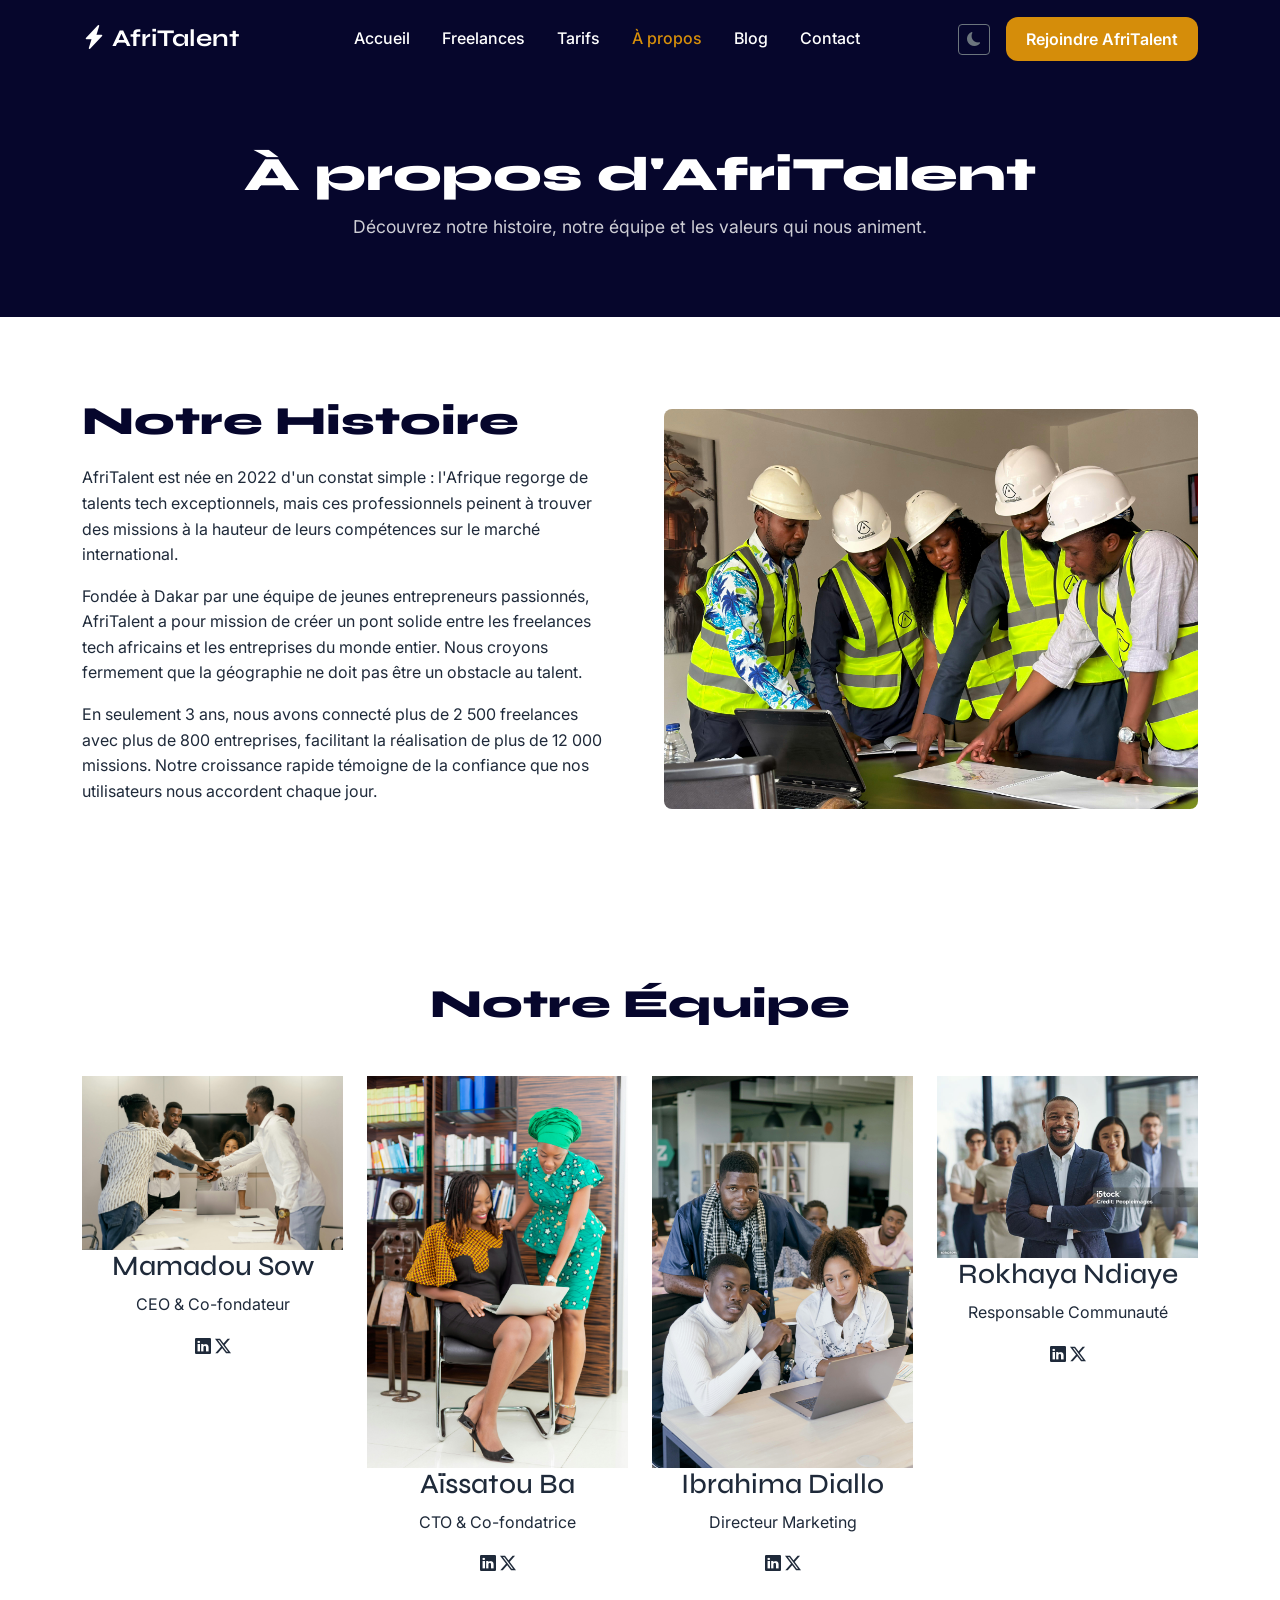
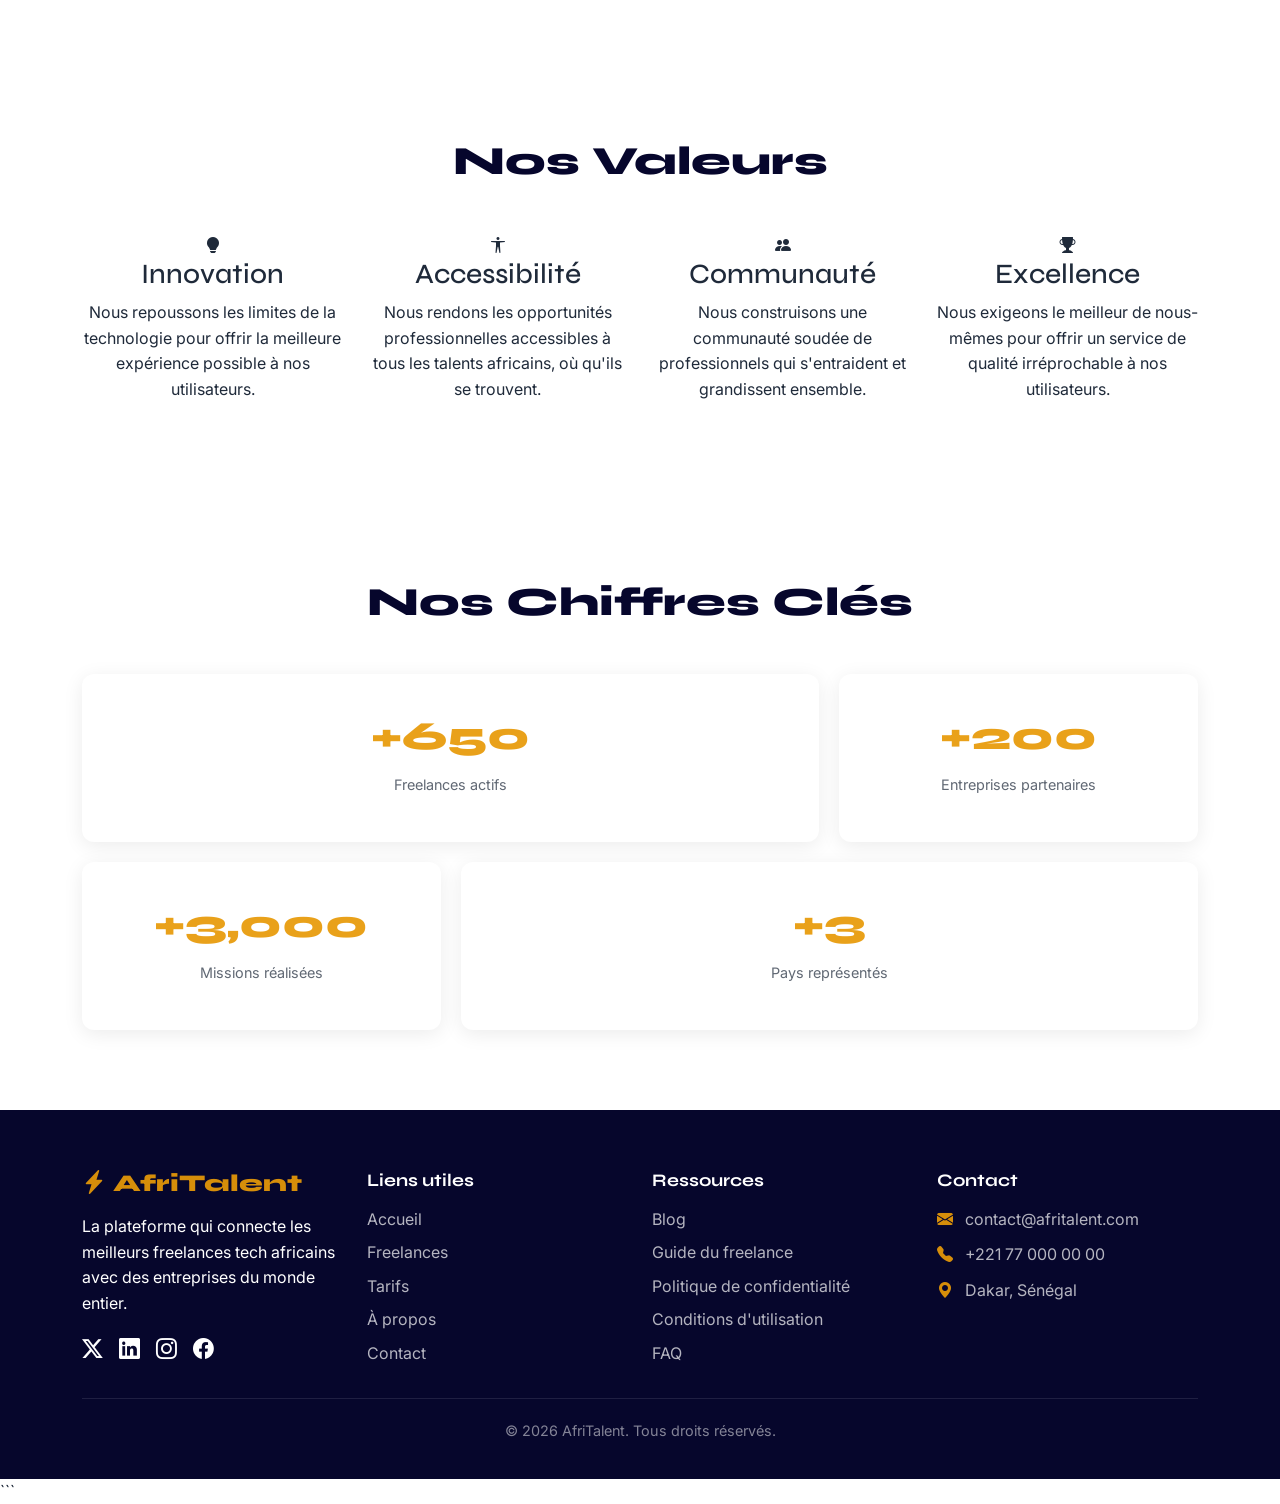
<file: about.html>
<!DOCTYPE html>

<html lang="fr">
<head>
    <meta charset="UTF-8">
    <meta name="viewport" content="width=device-width, initial-scale=1.0">
    <!-- Bootstrap CSS -->
    <link rel="stylesheet" href="https://cdn.jsdelivr.net/npm/bootstrap@5.3.3/dist/css/bootstrap.min.css">
    <!-- Bootstrap Icons -->
    <link rel="stylesheet" href="https://cdn.jsdelivr.net/npm/bootstrap-icons@1.11.3/font/bootstrap-icons.min.css">
    <!-- Google Fonts -->
    <link href="https://fonts.googleapis.com/css2?family=Syne:wght@400;700;800&family=Inter:wght@300;400;500;600&display=swap" rel="stylesheet">
    <!-- CSS principal -->
    <link rel="stylesheet" href="css/style.css">
    <title>AfriTalent - À propos</title>
</head>
<body>

```
<!-- ========== NAVBAR ========== -->
<header>
    <nav class="navbar navbar-expand-lg fixed-top" id="mainNavbar" aria-label="Navigation principale">
        <div class="container">
            <a class="navbar-brand fw-bold" href="index.html" aria-label="AfriTalent - Accueil">
                <i class="bi bi-lightning-charge-fill" aria-hidden="true"></i> AfriTalent
            </a>
            <button class="navbar-toggler" type="button" data-bs-toggle="collapse" data-bs-target="#navMenu"
                aria-controls="navMenu" aria-expanded="false" aria-label="Ouvrir le menu">
                <span class="navbar-toggler-icon"></span>
            </button>
            <div class="collapse navbar-collapse" id="navMenu">
                <ul class="navbar-nav mx-auto mb-2 mb-lg-0">
                    <li class="nav-item"><a class="nav-link" href="index.html">Accueil</a></li>
                    <li class="nav-item"><a class="nav-link" href="freelances.html">Freelances</a></li>
                    <li class="nav-item"><a class="nav-link" href="tarifs.html">Tarifs</a></li>
                    <li class="nav-item"><a class="nav-link active" aria-current="page" href="about.html">À propos</a></li>
                    <li class="nav-item"><a class="nav-link" href="blog.html">Blog</a></li>
                    <li class="nav-item"><a class="nav-link" href="contact.html">Contact</a></li>
                </ul>
                <div class="d-flex align-items-center gap-3">
                    <button id="darkModeToggle" class="btn btn-outline-secondary btn-sm" aria-label="Activer le mode sombre">
                        <i class="bi bi-moon-fill" aria-hidden="true"></i>
                    </button>
                    <a href="freelances.html" class="btn btn-cta">Rejoindre AfriTalent</a>
                </div>
            </div>
        </div>
    </nav>
</header>

<!-- ========== MAIN ========== -->
<main>

    <!-- ========== EN-TÊTE PAGE ========== -->
    <section class="page-header" aria-label="En-tête de la page à propos">
        <div class="container text-center">
            <h1>À propos d'AfriTalent</h1>
            <p>Découvrez notre histoire, notre équipe et les valeurs qui nous animent.</p>
        </div>
    </section>

    <!-- ========== SECTION NOTRE HISTOIRE ========== -->
    <section class="section-padding" id="histoire" aria-label="Notre histoire">
        <div class="container">
            <div class="row align-items-center g-5">
                <div class="col-12 col-lg-6">
                    <h2 class="section-title">Notre Histoire</h2>
                    <p>AfriTalent est née en 2022 d'un constat simple : l'Afrique regorge de talents tech exceptionnels, mais ces professionnels peinent à trouver des missions à la hauteur de leurs compétences sur le marché international.</p>
                    <p>Fondée à Dakar par une équipe de jeunes entrepreneurs passionnés, AfriTalent a pour mission de créer un pont solide entre les freelances tech africains et les entreprises du monde entier. Nous croyons fermement que la géographie ne doit pas être un obstacle au talent.</p>
                    <p>En seulement 3 ans, nous avons connecté plus de 2 500 freelances avec plus de 800 entreprises, facilitant la réalisation de plus de 12 000 missions. Notre croissance rapide témoigne de la confiance que nos utilisateurs nous accordent chaque jour.</p>
                </div>
                <div class="col-12 col-lg-6">
                    <img src="images/about-histoire.jpg" alt="L'équipe AfriTalent lors de la fondation de la plateforme en 2022" class="img-fluid rounded-3">
                </div>
            </div>
        </div>
    </section>

    <!-- ========== SECTION ÉQUIPE ========== -->
    <section class="section-padding bg-light-custom" id="equipe" aria-label="Notre équipe">
        <div class="container">
            <h2 class="section-title text-center mb-5">Notre Équipe</h2>
            <div class="row g-4 justify-content-center">

                <!-- Membre 1 -->
                <div class="col-12 col-sm-6 col-lg-3">
                    <article class="team-card text-center">
                        <img src="images/team1.jpg" alt="Photo de Mamadou Sow, CEO d'AfriTalent" class="team-avatar">
                        <h3 class="team-name">Mamadou Sow</h3>
                        <p class="team-poste">CEO & Co-fondateur</p>
                        <div class="team-socials">
                            <a href="#" aria-label="LinkedIn de Mamadou Sow"><i class="bi bi-linkedin" aria-hidden="true"></i></a>
                            <a href="#" aria-label="Twitter de Mamadou Sow"><i class="bi bi-twitter-x" aria-hidden="true"></i></a>
                        </div>
                    </article>
                </div>

                <!-- Membre 2 -->
                <div class="col-12 col-sm-6 col-lg-3">
                    <article class="team-card text-center">
                        <img src="images/team2.jpg" alt="Photo de Aïssatou Ba, CTO d'AfriTalent" class="team-avatar">
                        <h3 class="team-name">Aïssatou Ba</h3>
                        <p class="team-poste">CTO & Co-fondatrice</p>
                        <div class="team-socials">
                            <a href="#" aria-label="LinkedIn de Aïssatou Ba"><i class="bi bi-linkedin" aria-hidden="true"></i></a>
                            <a href="#" aria-label="Twitter de Aïssatou Ba"><i class="bi bi-twitter-x" aria-hidden="true"></i></a>
                        </div>
                    </article>
                </div>

                <!-- Membre 3 -->
                <div class="col-12 col-sm-6 col-lg-3">
                    <article class="team-card text-center">
                        <img src="images/team3.jpg" alt="Photo de Ibrahima Diallo, Directeur Marketing" class="team-avatar">
                        <h3 class="team-name">Ibrahima Diallo</h3>
                        <p class="team-poste">Directeur Marketing</p>
                        <div class="team-socials">
                            <a href="#" aria-label="LinkedIn de Ibrahima Diallo"><i class="bi bi-linkedin" aria-hidden="true"></i></a>
                            <a href="#" aria-label="Twitter de Ibrahima Diallo"><i class="bi bi-twitter-x" aria-hidden="true"></i></a>
                        </div>
                    </article>
                </div>

                <!-- Membre 4 -->
                <div class="col-12 col-sm-6 col-lg-3">
                    <article class="team-card text-center">
                        <img src="images/team4.jpg" alt="Photo de Rokhaya Ndiaye, Responsable Communauté" class="team-avatar">
                        <h3 class="team-name">Rokhaya Ndiaye</h3>
                        <p class="team-poste">Responsable Communauté</p>
                        <div class="team-socials">
                            <a href="#" aria-label="LinkedIn de Rokhaya Ndiaye"><i class="bi bi-linkedin" aria-hidden="true"></i></a>
                            <a href="#" aria-label="Twitter de Rokhaya Ndiaye"><i class="bi bi-twitter-x" aria-hidden="true"></i></a>
                        </div>
                    </article>
                </div>

            </div>
        </div>
    </section>

    <!-- ========== SECTION VALEURS ========== -->
    <section class="section-padding" id="valeurs" aria-label="Nos valeurs">
        <div class="container">
            <h2 class="section-title text-center mb-5">Nos Valeurs</h2>
            <div class="row g-4">

                <!-- Valeur 1 -->
                <div class="col-12 col-md-6 col-lg-3">
                    <article class="valeur-card text-center">
                        <i class="bi bi-lightbulb-fill valeur-icon" aria-hidden="true"></i>
                        <h3>Innovation</h3>
                        <p>Nous repoussons les limites de la technologie pour offrir la meilleure expérience possible à nos utilisateurs.</p>
                    </article>
                </div>

                <!-- Valeur 2 -->
                <div class="col-12 col-md-6 col-lg-3">
                    <article class="valeur-card text-center">
                        <i class="bi bi-universal-access valeur-icon" aria-hidden="true"></i>
                        <h3>Accessibilité</h3>
                        <p>Nous rendons les opportunités professionnelles accessibles à tous les talents africains, où qu'ils se trouvent.</p>
                    </article>
                </div>

                <!-- Valeur 3 -->
                <div class="col-12 col-md-6 col-lg-3">
                    <article class="valeur-card text-center">
                        <i class="bi bi-people-fill valeur-icon" aria-hidden="true"></i>
                        <h3>Communauté</h3>
                        <p>Nous construisons une communauté soudée de professionnels qui s'entraident et grandissent ensemble.</p>
                    </article>
                </div>

                <!-- Valeur 4 -->
                <div class="col-12 col-md-6 col-lg-3">
                    <article class="valeur-card text-center">
                        <i class="bi bi-trophy-fill valeur-icon" aria-hidden="true"></i>
                        <h3>Excellence</h3>
                        <p>Nous exigeons le meilleur de nous-mêmes pour offrir un service de qualité irréprochable à nos utilisateurs.</p>
                    </article>
                </div>

            </div>
        </div>
    </section>

    <!-- ========== SECTION CHIFFRES CLÉS ========== -->
    <section class="section-padding bg-light-custom" id="chiffres" aria-label="Nos chiffres clés">
        <div class="container">
            <h2 class="section-title text-center mb-5">Nos Chiffres Clés</h2>

            <!-- Bento Grid chiffres -->
            <div class="bento-grid">
                <article class="bento-card bento-large text-center">
                    <h3 class="visually-hidden">Freelances actifs</h3>
                    <p class="stat-number" data-target="2500">0</p>
                    <p class="stat-label">Freelances actifs</p>
                </article>
                <article class="bento-card text-center">
                    <h4 class="visually-hidden">Entreprises partenaires</h4>
                    <p class="stat-number" data-target="800">0</p>
                    <p class="stat-label">Entreprises partenaires</p>
                </article>
                <article class="bento-card text-center">
                    <h5 class="visually-hidden">Missions réalisées</h5>
                    <p class="stat-number" data-target="12000">0</p>
                    <p class="stat-label">Missions réalisées</p>
                </article>
                <article class="bento-card bento-wide text-center">
                    <h6 class="visually-hidden">Pays représentés</h6>
                    <p class="stat-number" data-target="15">0</p>
                    <p class="stat-label">Pays représentés</p>
                </article>
            </div>

        </div>
    </section>

</main>

<!-- ========== FOOTER ========== -->
<footer class="main-footer" aria-label="Pied de page">
    <div class="container">
        <div class="row g-4">
            <div class="col-12 col-md-6 col-lg-3">
                <h3 class="footer-brand"><i class="bi bi-lightning-charge-fill" aria-hidden="true"></i> AfriTalent</h3>
                <p>La plateforme qui connecte les meilleurs freelances tech africains avec des entreprises du monde entier.</p>
                <div class="social-links">
                    <a href="#" aria-label="Twitter AfriTalent"><i class="bi bi-twitter-x" aria-hidden="true"></i></a>
                    <a href="#" aria-label="LinkedIn AfriTalent"><i class="bi bi-linkedin" aria-hidden="true"></i></a>
                    <a href="#" aria-label="Instagram AfriTalent"><i class="bi bi-instagram" aria-hidden="true"></i></a>
                    <a href="#" aria-label="Facebook AfriTalent"><i class="bi bi-facebook" aria-hidden="true"></i></a>
                </div>
            </div>
            <div class="col-6 col-md-6 col-lg-3">
                <h4 class="footer-heading">Liens utiles</h4>
                <ul class="footer-links">
                    <li><a href="index.html">Accueil</a></li>
                    <li><a href="freelances.html">Freelances</a></li>
                    <li><a href="tarifs.html">Tarifs</a></li>
                    <li><a href="about.html">À propos</a></li>
                    <li><a href="contact.html">Contact</a></li>
                </ul>
            </div>
            <div class="col-6 col-md-6 col-lg-3">
                <h4 class="footer-heading">Ressources</h4>
                <ul class="footer-links">
                    <li><a href="#">Blog</a></li>
                    <li><a href="#">Guide du freelance</a></li>
                    <li><a href="#">Politique de confidentialité</a></li>
                    <li><a href="#">Conditions d'utilisation</a></li>
                    <li><a href="#">FAQ</a></li>
                </ul>
            </div>
            <div class="col-12 col-md-6 col-lg-3">
                <h4 class="footer-heading">Contact</h4>
                <ul class="footer-contact">
                    <li><i class="bi bi-envelope-fill" aria-hidden="true"></i> contact@afritalent.com</li>
                    <li><i class="bi bi-telephone-fill" aria-hidden="true"></i> +221 77 000 00 00</li>
                    <li><i class="bi bi-geo-alt-fill" aria-hidden="true"></i> Dakar, Sénégal</li>
                </ul>
            </div>
        </div>
        <div class="footer-bottom text-center mt-4">
            <p>&copy; <span id="currentYear"></span> AfriTalent. Tous droits réservés.</p>
        </div>
    </div>
</footer>

<!-- Bouton retour en haut -->
<button id="backToTop" class="back-to-top" aria-label="Retourner en haut de la page">
    <i class="bi bi-arrow-up" aria-hidden="true"></i>
</button>

<!-- Bootstrap JS -->
<script src="https://cdn.jsdelivr.net/npm/bootstrap@5.3.3/dist/js/bootstrap.bundle.min.js"></script>
<!-- JS principal -->
<script src="js/main.js"></script>
```

</body>
</html>
</file>
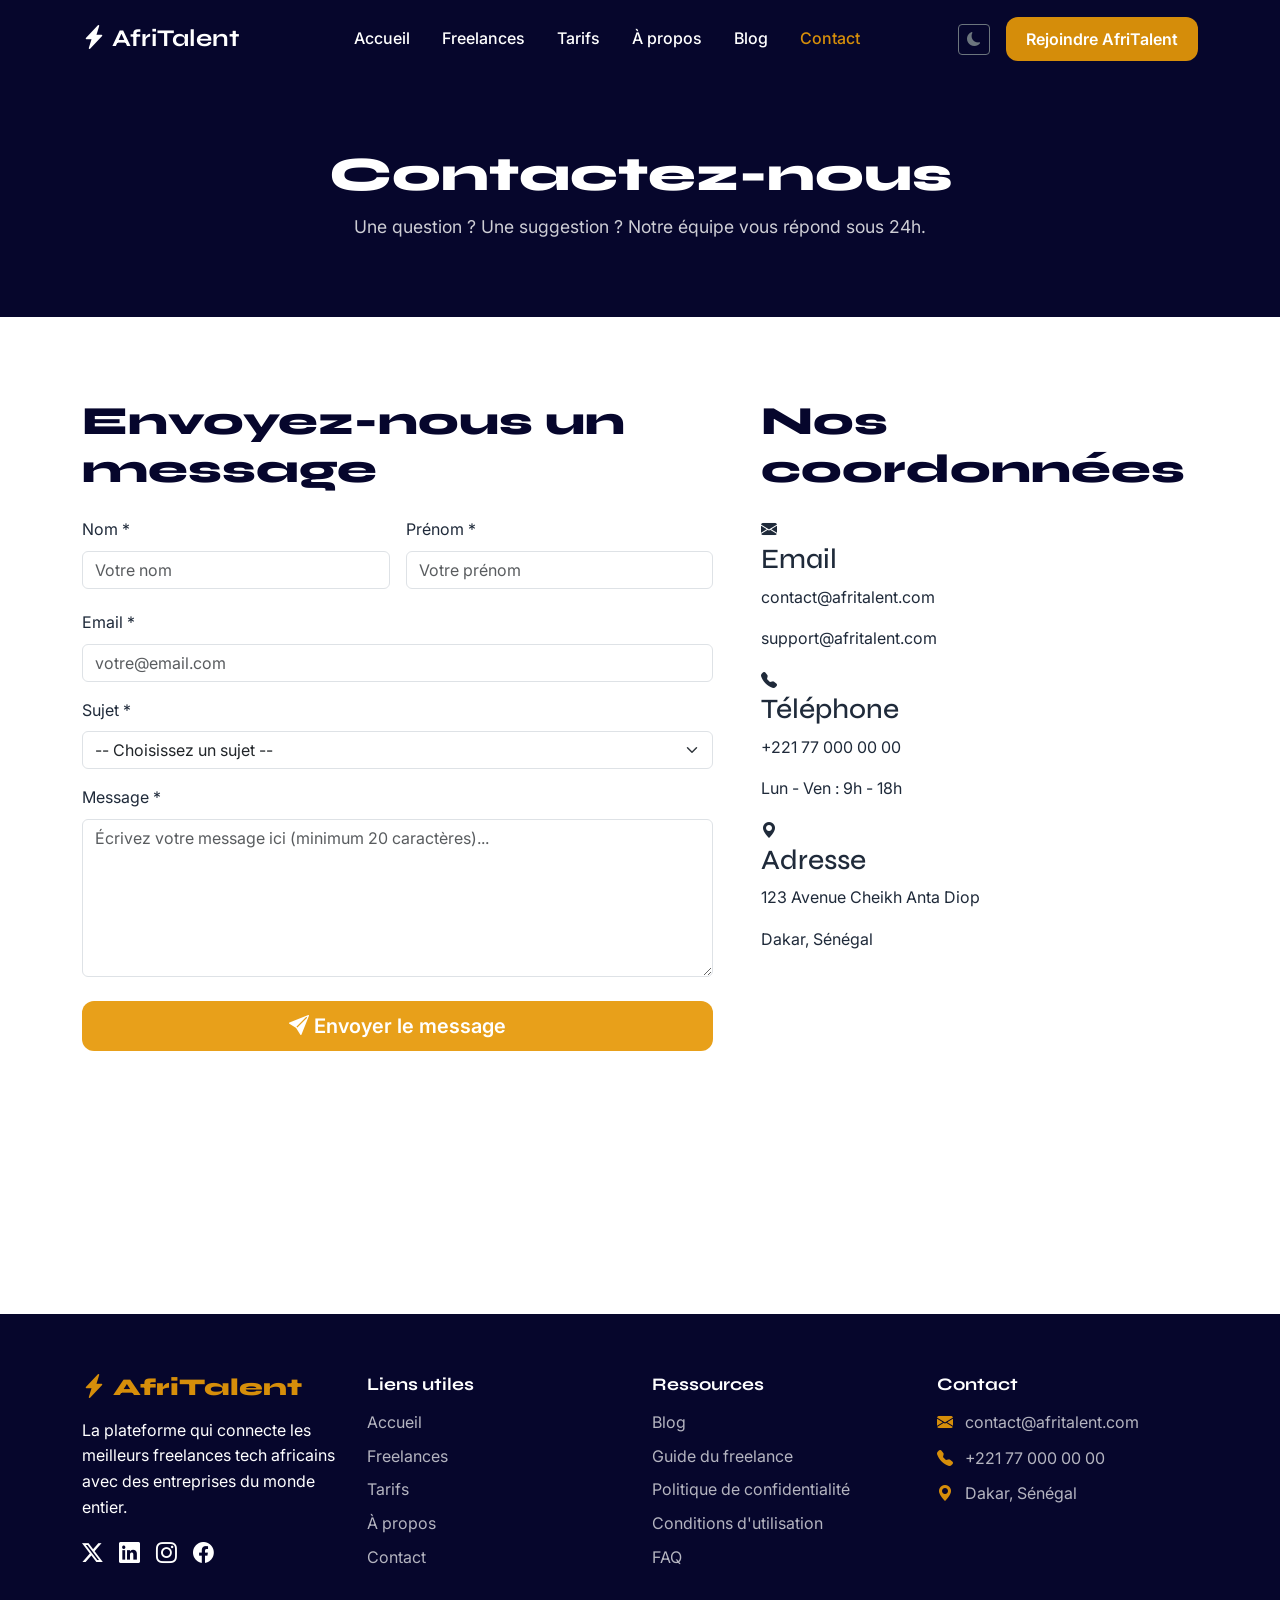
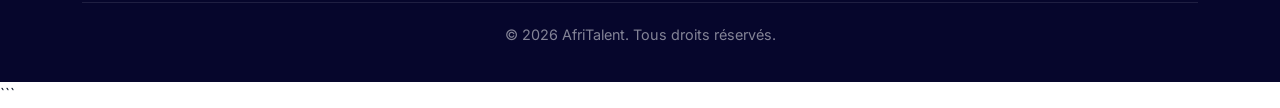
<file: contact.html>
<!DOCTYPE html>

<html lang="fr">
<head>
    <meta charset="UTF-8">
    <meta name="viewport" content="width=device-width, initial-scale=1.0">
    <!-- Bootstrap CSS -->
    <link rel="stylesheet" href="https://cdn.jsdelivr.net/npm/bootstrap@5.3.3/dist/css/bootstrap.min.css">
    <!-- Bootstrap Icons -->
    <link rel="stylesheet" href="https://cdn.jsdelivr.net/npm/bootstrap-icons@1.11.3/font/bootstrap-icons.min.css">
    <!-- Google Fonts -->
    <link href="https://fonts.googleapis.com/css2?family=Syne:wght@400;700;800&family=Inter:wght@300;400;500;600&display=swap" rel="stylesheet">
    <!-- CSS principal -->
    <link rel="stylesheet" href="css/style.css">
    <title>AfriTalent - Contact</title>
</head>
<body>

```
<!-- ========== NAVBAR ========== -->
<header>
    <nav class="navbar navbar-expand-lg fixed-top" id="mainNavbar" aria-label="Navigation principale">
        <div class="container">
            <a class="navbar-brand fw-bold" href="index.html" aria-label="AfriTalent - Accueil">
                <i class="bi bi-lightning-charge-fill" aria-hidden="true"></i> AfriTalent
            </a>
            <button class="navbar-toggler" type="button" data-bs-toggle="collapse" data-bs-target="#navMenu"
                aria-controls="navMenu" aria-expanded="false" aria-label="Ouvrir le menu">
                <span class="navbar-toggler-icon"></span>
            </button>
            <div class="collapse navbar-collapse" id="navMenu">
                <ul class="navbar-nav mx-auto mb-2 mb-lg-0">
                    <li class="nav-item"><a class="nav-link" href="index.html">Accueil</a></li>
                    <li class="nav-item"><a class="nav-link" href="freelances.html">Freelances</a></li>
                    <li class="nav-item"><a class="nav-link" href="tarifs.html">Tarifs</a></li>
                    <li class="nav-item"><a class="nav-link" href="about.html">À propos</a></li>
                    <li class="nav-item"><a class="nav-link" href="blog.html">Blog</a></li>
                    <li class="nav-item"><a class="nav-link active" aria-current="page" href="contact.html">Contact</a></li>
                </ul>
                <div class="d-flex align-items-center gap-3">
                    <button id="darkModeToggle" class="btn btn-outline-secondary btn-sm" aria-label="Activer le mode sombre">
                        <i class="bi bi-moon-fill" aria-hidden="true"></i>
                    </button>
                    <a href="freelances.html" class="btn btn-cta">Rejoindre AfriTalent</a>
                </div>
            </div>
        </div>
    </nav>
</header>

<!-- ========== MAIN ========== -->
<main>

    <!-- ========== EN-TÊTE PAGE ========== -->
    <section class="page-header" aria-label="En-tête de la page contact">
        <div class="container text-center">
            <h1>Contactez-nous</h1>
            <p>Une question ? Une suggestion ? Notre équipe vous répond sous 24h.</p>
        </div>
    </section>

    <!-- ========== SECTION CONTACT ========== -->
    <section class="section-padding" id="contact" aria-label="Formulaire de contact">
        <div class="container">
            <div class="row g-5">

                <!-- Formulaire -->
                <div class="col-12 col-lg-7">
                    <h2 class="section-title mb-4">Envoyez-nous un message</h2>

                    <form id="contactForm" novalidate aria-label="Formulaire de contact AfriTalent">

                        <!-- Nom et Prénom -->
                        <div class="row g-3 mb-3">
                            <div class="col-12 col-md-6">
                                <label for="nom" class="form-label">Nom <span aria-hidden="true">*</span></label>
                                <input type="text" class="form-control" id="nom" name="nom"
                                    placeholder="Votre nom" required >
                                <div class="error-message" id="nomError" aria-live="polite"></div>
                            </div>
                            <div class="col-12 col-md-6">
                                <label for="prenom" class="form-label">Prénom <span aria-hidden="true">*</span></label>
                                <input type="text" class="form-control" id="prenom" name="prenom"
                                    placeholder="Votre prénom" required >
                                <div class="error-message" id="prenomError" aria-live="polite"></div>
                            </div>
                        </div>

                        <!-- Email -->
                        <div class="mb-3">
                            <label for="email" class="form-label">Email <span aria-hidden="true">*</span></label>
                            <input type="email" class="form-control" id="email" name="email"
                                placeholder="votre@email.com" required >
                            <div class="error-message" id="emailError" aria-live="polite"></div>
                        </div>

                        <!-- Sujet -->
                        <div class="mb-3">
                            <label for="sujet" class="form-label">Sujet <span aria-hidden="true">*</span></label>
                            <select class="form-select" id="sujet" name="sujet" required >
                                <option value="">-- Choisissez un sujet --</option>
                                <option value="inscription">Inscription sur la plateforme</option>
                                <option value="paiement">Problème de paiement</option>
                                <option value="profil">Gestion de profil</option>
                                <option value="mission">Problème avec une mission</option>
                                <option value="partenariat">Partenariat</option>
                                <option value="autre">Autre</option>
                            </select>
                            <div class="error-message" id="sujetError" aria-live="polite"></div>
                        </div>

                        <!-- Message -->
                        <div class="mb-4">
                            <label for="message" class="form-label">Message <span aria-hidden="true">*</span></label>
                            <textarea class="form-control" id="message" name="message" rows="6"
                                placeholder="Écrivez votre message ici (minimum 20 caractères)..."
                                required ></textarea>
                            <div class="error-message" id="messageError" aria-live="polite"></div>
                        </div>

                        <!-- Bouton envoyer -->
                        <button type="submit" class="btn btn-cta btn-lg w-100" aria-label="Envoyer le message">
                            <i class="bi bi-send-fill" aria-hidden="true"></i> Envoyer le message
                        </button>

                        <!-- Message de succès -->
                        <div id="successMessage" class="success-message mt-4" role="alert" aria-live="polite" style="display: none;">
                            <i class="bi bi-check-circle-fill" aria-hidden="true"></i>
                            Votre message a bien été envoyé ! Nous vous répondrons sous 24h.
                        </div>

                    </form>
                </div>

                <!-- Informations de contact -->
                <div class="col-12 col-lg-5">
                    <h2 class="section-title mb-4">Nos coordonnées</h2>

                    <div class="contact-info">
                        <div class="contact-item">
                            <i class="bi bi-envelope-fill contact-icon" aria-hidden="true"></i>
                            <div>
                                <h3>Email</h3>
                                <p>contact@afritalent.com</p>
                                <p>support@afritalent.com</p>
                            </div>
                        </div>
                        <div class="contact-item">
                            <i class="bi bi-telephone-fill contact-icon" aria-hidden="true"></i>
                            <div>
                                <h3>Téléphone</h3>
                                <p>+221 77 000 00 00</p>
                                <p>Lun - Ven : 9h - 18h</p>
                            </div>
                        </div>
                        <div class="contact-item">
                            <i class="bi bi-geo-alt-fill contact-icon" aria-hidden="true"></i>
                            <div>
                                <h3>Adresse</h3>
                                <p>123 Avenue Cheikh Anta Diop</p>
                                <p>Dakar, Sénégal</p>
                            </div>
                        </div>
                    </div>

                    <!-- Carte Google Maps -->
                    <div class="map-container mt-4">
                        <iframe
                            src="https://www.google.com/maps/embed?pb=!1m18!1m12!1m3!1d3859.123456789!2d-17.4676!3d14.6928!2m3!1f0!2f0!3f0!3m2!1i1024!2i768!4f13.1!3m3!1m2!1s0x0%3A0x0!2zMTTCsDQxJzM0LjEiTiAxN8KwMjgnMDMuNCJX!5e0!3m2!1sfr!2ssn!4v1234567890"
                            width="600"
                            height="250"
                            style="border:0;"
                            allowfullscreen=""
                            loading="lazy"
                            referrerpolicy="no-referrer-when-downgrade"
                            title="Localisation d'AfriTalent sur Google Maps"
                            aria-label="Carte Google Maps montrant la localisation d'AfriTalent à Dakar">
                        </iframe>
                    </div>

                </div>
            </div>
        </div>
    </section>

</main>

<!-- ========== FOOTER ========== -->
<footer class="main-footer" aria-label="Pied de page">
    <div class="container">
        <div class="row g-4">
            <div class="col-12 col-md-6 col-lg-3">
                <h3 class="footer-brand"><i class="bi bi-lightning-charge-fill" aria-hidden="true"></i> AfriTalent</h3>
                <p>La plateforme qui connecte les meilleurs freelances tech africains avec des entreprises du monde entier.</p>
                <nav class="social-links" aria-label="Réseaux sociaux">
                    <a href="#" aria-label="Twitter AfriTalent"><i class="bi bi-twitter-x" aria-hidden="true"></i></a>
                    <a href="#" aria-label="LinkedIn AfriTalent"><i class="bi bi-linkedin" aria-hidden="true"></i></a>
                    <a href="#" aria-label="Instagram AfriTalent"><i class="bi bi-instagram" aria-hidden="true"></i></a>
                    <a href="#" aria-label="Facebook AfriTalent"><i class="bi bi-facebook" aria-hidden="true"></i></a>
                </nav>
            </div>
            <div class="col-6 col-md-6 col-lg-3">
                <h4 class="footer-heading">Liens utiles</h4>
                <ul class="footer-links">
                    <li><a href="index.html">Accueil</a></li>
                    <li><a href="freelances.html">Freelances</a></li>
                    <li><a href="tarifs.html">Tarifs</a></li>
                    <li><a href="about.html">À propos</a></li>
                    <li><a href="contact.html">Contact</a></li>
                </ul>
            </div>
            <div class="col-6 col-md-6 col-lg-3">
                <h4 class="footer-heading">Ressources</h4>
                <ul class="footer-links">
                    <li><a href="#">Blog</a></li>
                    <li><a href="#">Guide du freelance</a></li>
                    <li><a href="#">Politique de confidentialité</a></li>
                    <li><a href="#">Conditions d'utilisation</a></li>
                    <li><a href="#">FAQ</a></li>
                </ul>
            </div>
            <div class="col-12 col-md-6 col-lg-3">
                <h4 class="footer-heading">Contact</h4>
                <ul class="footer-contact">
                    <li><i class="bi bi-envelope-fill" aria-hidden="true"></i> contact@afritalent.com</li>
                    <li><i class="bi bi-telephone-fill" aria-hidden="true"></i> +221 77 000 00 00</li>
                    <li><i class="bi bi-geo-alt-fill" aria-hidden="true"></i> Dakar, Sénégal</li>
                </ul>
            </div>
        </div>
        <div class="footer-bottom text-center mt-4">
            <p>&copy; <span id="currentYear"></span> AfriTalent. Tous droits réservés.</p>
        </div>
    </div>
</footer>

<!-- Bouton retour en haut -->
<button id="backToTop" class="back-to-top" aria-label="Retourner en haut de la page">
    <i class="bi bi-arrow-up" aria-hidden="true"></i>
</button>

<!-- Bootstrap JS -->
<script src="https://cdn.jsdelivr.net/npm/bootstrap@5.3.3/dist/js/bootstrap.bundle.min.js"></script>
<!-- JS principal -->
<script src="js/main.js"></script>
```

</body>
</html>
</file>
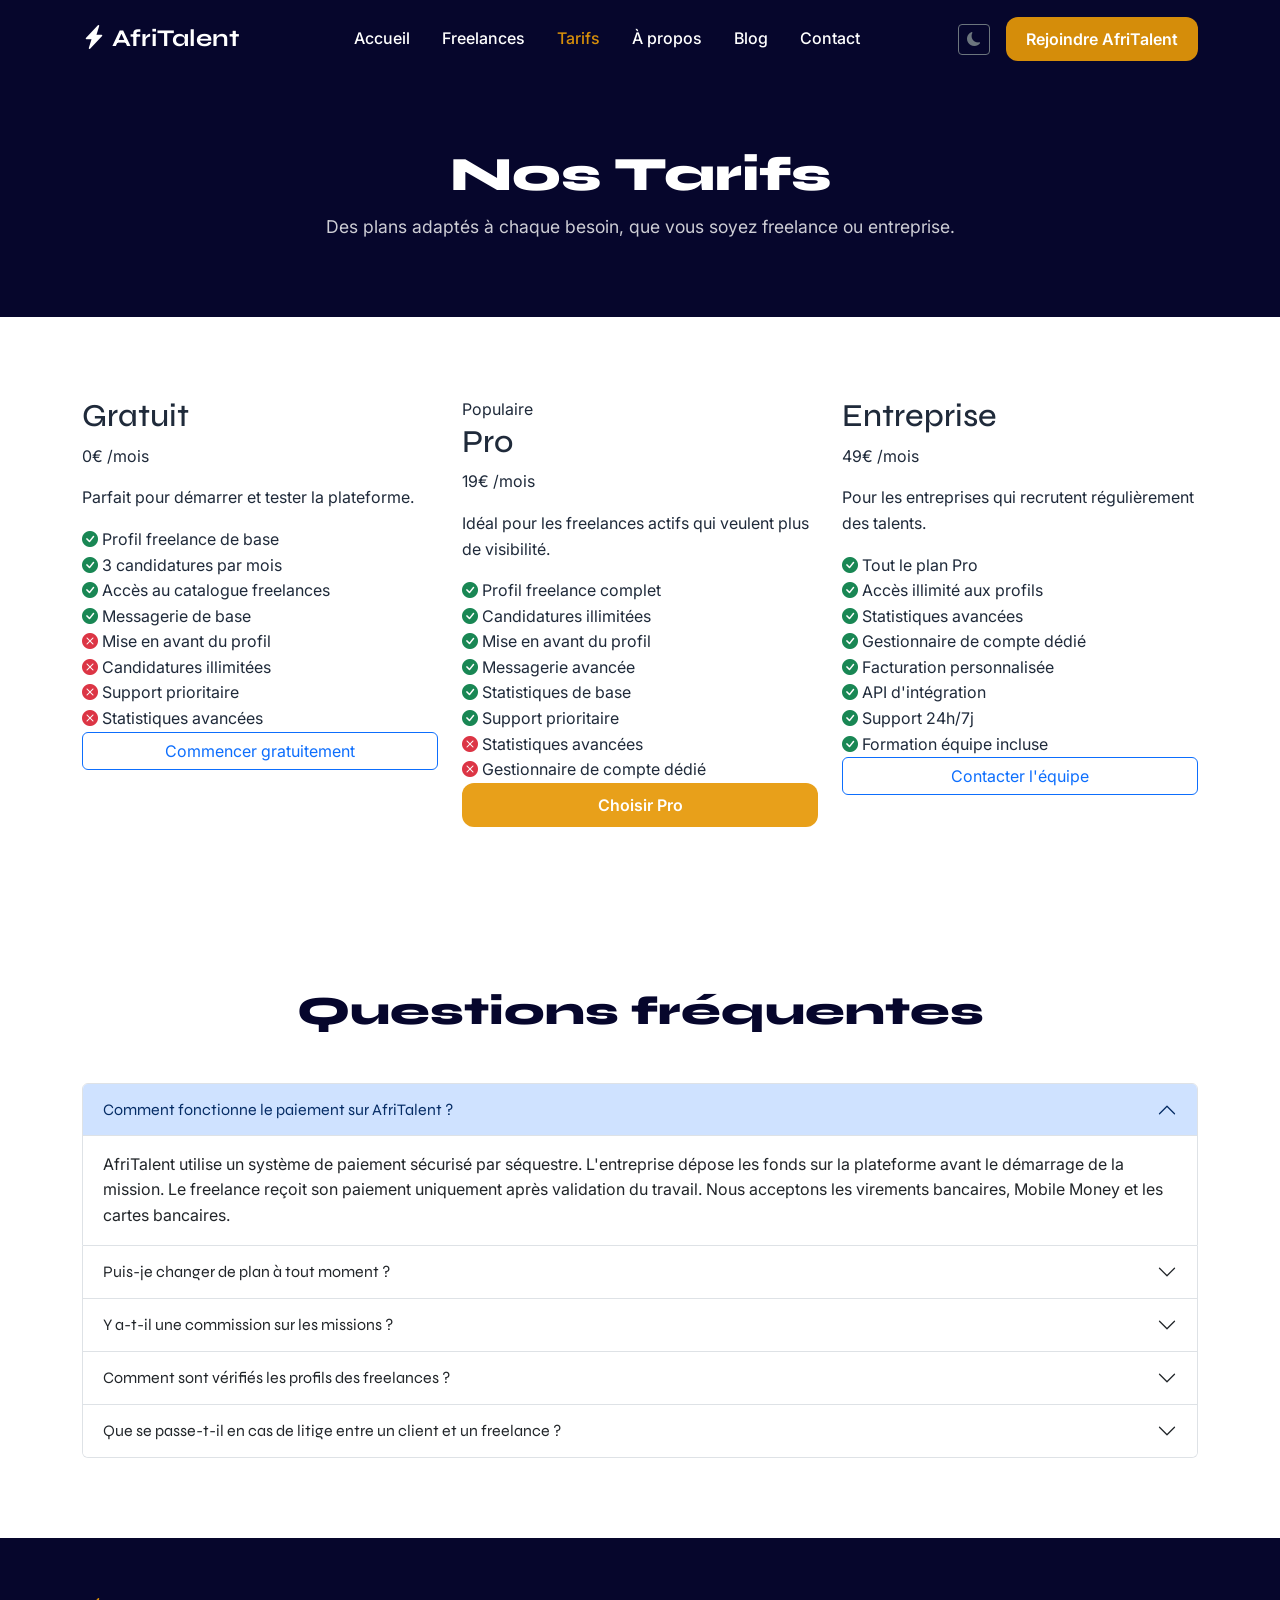
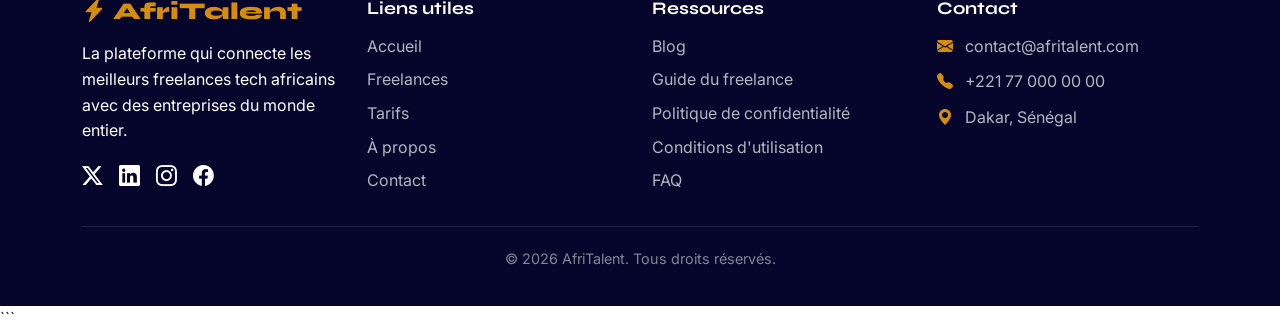
<file: tarifs.html>
<!DOCTYPE html>

<html lang="fr">
<head>
    <meta charset="UTF-8">
    <meta name="viewport" content="width=device-width, initial-scale=1.0">
    <!-- Bootstrap CSS -->
    <link rel="stylesheet" href="https://cdn.jsdelivr.net/npm/bootstrap@5.3.3/dist/css/bootstrap.min.css">
    <!-- Bootstrap Icons -->
    <link rel="stylesheet" href="https://cdn.jsdelivr.net/npm/bootstrap-icons@1.11.3/font/bootstrap-icons.min.css">
    <!-- Google Fonts -->
    <link href="https://fonts.googleapis.com/css2?family=Syne:wght@400;700;800&family=Inter:wght@300;400;500;600&display=swap" rel="stylesheet">
    <!-- CSS principal -->
    <link rel="stylesheet" href="css/style.css">
    <title>AfriTalent - Tarifs</title>
</head>
<body>

```
<!-- ========== NAVBAR ========== -->
<header>
    <nav class="navbar navbar-expand-lg fixed-top" id="mainNavbar" aria-label="Navigation principale">
        <div class="container">
            <a class="navbar-brand fw-bold" href="index.html" aria-label="AfriTalent - Accueil">
                <i class="bi bi-lightning-charge-fill" aria-hidden="true"></i> AfriTalent
            </a>
            <button class="navbar-toggler" type="button" data-bs-toggle="collapse" data-bs-target="#navMenu"
                aria-controls="navMenu" aria-expanded="false" aria-label="Ouvrir le menu">
                <span class="navbar-toggler-icon"></span>
            </button>
            <div class="collapse navbar-collapse" id="navMenu">
                <ul class="navbar-nav mx-auto mb-2 mb-lg-0">
                    <li class="nav-item"><a class="nav-link" href="index.html">Accueil</a></li>
                    <li class="nav-item"><a class="nav-link" href="freelances.html">Freelances</a></li>
                    <li class="nav-item"><a class="nav-link active" aria-current="page" href="tarifs.html">Tarifs</a></li>
                    <li class="nav-item"><a class="nav-link" href="about.html">À propos</a></li>
                    <li class="nav-item"><a class="nav-link" href="blog.html">Blog</a></li>
                    <li class="nav-item"><a class="nav-link" href="contact.html">Contact</a></li>
                </ul>
                <div class="d-flex align-items-center gap-3">
                    <button id="darkModeToggle" class="btn btn-outline-secondary btn-sm" aria-label="Activer le mode sombre">
                        <i class="bi bi-moon-fill" aria-hidden="true"></i>
                    </button>
                    <a href="freelances.html" class="btn btn-cta">Rejoindre AfriTalent</a>
                </div>
            </div>
        </div>
    </nav>
</header>

<!-- ========== MAIN ========== -->
<main>

    <!-- ========== EN-TÊTE PAGE ========== -->
    <section class="page-header" aria-label="En-tête de la page tarifs">
        <div class="container text-center">
            <h1>Nos Tarifs</h1>
            <p>Des plans adaptés à chaque besoin, que vous soyez freelance ou entreprise.</p>
        </div>
    </section>

    <!-- ========== SECTION PLANS ========== -->
    <section class="section-padding" id="plans" aria-label="Plans tarifaires">
        <div class="container">
            <div class="row g-4 justify-content-center">

                <!-- Plan Gratuit -->
                <div class="col-12 col-md-4">
                    <article class="plan-card h-100">
                        <div class="plan-header">
                            <h2 class="plan-nom">Gratuit</h2>
                            <p class="plan-prix">0€ <span>/mois</span></p>
                            <p class="plan-description">Parfait pour démarrer et tester la plateforme.</p>
                        </div>
                        <ul class="plan-features">
                            <li><i class="bi bi-check-circle-fill text-success" aria-hidden="true"></i> Profil freelance de base</li>
                            <li><i class="bi bi-check-circle-fill text-success" aria-hidden="true"></i> 3 candidatures par mois</li>
                            <li><i class="bi bi-check-circle-fill text-success" aria-hidden="true"></i> Accès au catalogue freelances</li>
                            <li><i class="bi bi-check-circle-fill text-success" aria-hidden="true"></i> Messagerie de base</li>
                            <li><i class="bi bi-x-circle-fill text-danger" aria-hidden="true"></i> Mise en avant du profil</li>
                            <li><i class="bi bi-x-circle-fill text-danger" aria-hidden="true"></i> Candidatures illimitées</li>
                            <li><i class="bi bi-x-circle-fill text-danger" aria-hidden="true"></i> Support prioritaire</li>
                            <li><i class="bi bi-x-circle-fill text-danger" aria-hidden="true"></i> Statistiques avancées</li>
                        </ul>
                        <a href="contact.html" class="btn btn-outline-primary w-100 mt-auto">Commencer gratuitement</a>
                    </article>
                </div>

                <!-- Plan Pro (recommandé) -->
                <div class="col-12 col-md-4">
                    <article class="plan-card plan-populaire h-100">
                        <span class="badge-populaire">Populaire</span>
                        <div class="plan-header">
                            <h2 class="plan-nom">Pro</h2>
                            <p class="plan-prix">19€ <span>/mois</span></p>
                            <p class="plan-description">Idéal pour les freelances actifs qui veulent plus de visibilité.</p>
                        </div>
                        <ul class="plan-features">
                            <li><i class="bi bi-check-circle-fill text-success" aria-hidden="true"></i> Profil freelance complet</li>
                            <li><i class="bi bi-check-circle-fill text-success" aria-hidden="true"></i> Candidatures illimitées</li>
                            <li><i class="bi bi-check-circle-fill text-success" aria-hidden="true"></i> Mise en avant du profil</li>
                            <li><i class="bi bi-check-circle-fill text-success" aria-hidden="true"></i> Messagerie avancée</li>
                            <li><i class="bi bi-check-circle-fill text-success" aria-hidden="true"></i> Statistiques de base</li>
                            <li><i class="bi bi-check-circle-fill text-success" aria-hidden="true"></i> Support prioritaire</li>
                            <li><i class="bi bi-x-circle-fill text-danger" aria-hidden="true"></i> Statistiques avancées</li>
                            <li><i class="bi bi-x-circle-fill text-danger" aria-hidden="true"></i> Gestionnaire de compte dédié</li>
                        </ul>
                        <a href="contact.html" class="btn btn-cta w-100 mt-auto">Choisir Pro</a>
                    </article>
                </div>

                <!-- Plan Entreprise -->
                <div class="col-12 col-md-4">
                    <article class="plan-card h-100">
                        <div class="plan-header">
                            <h2 class="plan-nom">Entreprise</h2>
                            <p class="plan-prix">49€ <span>/mois</span></p>
                            <p class="plan-description">Pour les entreprises qui recrutent régulièrement des talents.</p>
                        </div>
                        <ul class="plan-features">
                            <li><i class="bi bi-check-circle-fill text-success" aria-hidden="true"></i> Tout le plan Pro</li>
                            <li><i class="bi bi-check-circle-fill text-success" aria-hidden="true"></i> Accès illimité aux profils</li>
                            <li><i class="bi bi-check-circle-fill text-success" aria-hidden="true"></i> Statistiques avancées</li>
                            <li><i class="bi bi-check-circle-fill text-success" aria-hidden="true"></i> Gestionnaire de compte dédié</li>
                            <li><i class="bi bi-check-circle-fill text-success" aria-hidden="true"></i> Facturation personnalisée</li>
                            <li><i class="bi bi-check-circle-fill text-success" aria-hidden="true"></i> API d'intégration</li>
                            <li><i class="bi bi-check-circle-fill text-success" aria-hidden="true"></i> Support 24h/7j</li>
                            <li><i class="bi bi-check-circle-fill text-success" aria-hidden="true"></i> Formation équipe incluse</li>
                        </ul>
                        <a href="contact.html" class="btn btn-outline-primary w-100 mt-auto">Contacter l'équipe</a>
                    </article>
                </div>

            </div>
        </div>
    </section>

    <!-- ========== SECTION FAQ ========== -->
    <section class="section-padding bg-light-custom" id="faq" aria-label="Questions fréquentes">
        <div class="container">
            <h2 class="section-title text-center mb-5">Questions fréquentes</h2>

            <!-- Accordion Bootstrap -->
            <div class="accordion" id="faqAccordion">

                <!-- Question 1 -->
                <div class="accordion-item">
                    <h3 class="accordion-header">
                        <button class="accordion-button" type="button" data-bs-toggle="collapse"
                            data-bs-target="#faq1" aria-expanded="true" aria-controls="faq1">
                            Comment fonctionne le paiement sur AfriTalent ?
                        </button>
                    </h3>
                    <div id="faq1" class="accordion-collapse collapse show" data-bs-parent="#faqAccordion">
                        <div class="accordion-body">
                            AfriTalent utilise un système de paiement sécurisé par séquestre. L'entreprise dépose les fonds sur la plateforme avant le démarrage de la mission. Le freelance reçoit son paiement uniquement après validation du travail. Nous acceptons les virements bancaires, Mobile Money et les cartes bancaires.
                        </div>
                    </div>
                </div>

                <!-- Question 2 -->
                <div class="accordion-item">
                    <h3 class="accordion-header">
                        <button class="accordion-button collapsed" type="button" data-bs-toggle="collapse"
                            data-bs-target="#faq2" aria-expanded="false" aria-controls="faq2">
                            Puis-je changer de plan à tout moment ?
                        </button>
                    </h3>
                    <div id="faq2" class="accordion-collapse collapse" data-bs-parent="#faqAccordion">
                        <div class="accordion-body">
                            Oui, vous pouvez passer à un plan supérieur ou inférieur à tout moment depuis votre tableau de bord. Le changement prend effet immédiatement et la facturation est ajustée au prorata du mois en cours.
                        </div>
                    </div>
                </div>

                <!-- Question 3 -->
                <div class="accordion-item">
                    <h3 class="accordion-header">
                        <button class="accordion-button collapsed" type="button" data-bs-toggle="collapse"
                            data-bs-target="#faq3" aria-expanded="false" aria-controls="faq3">
                            Y a-t-il une commission sur les missions ?
                        </button>
                    </h3>
                    <div id="faq3" class="accordion-collapse collapse" data-bs-parent="#faqAccordion">
                        <div class="accordion-body">
                            AfriTalent prélève une commission de 10% sur chaque mission réalisée pour les utilisateurs du plan Gratuit. Cette commission est réduite à 5% pour le plan Pro et à 3% pour le plan Entreprise. Ces frais couvrent la gestion des paiements et la protection des transactions.
                        </div>
                    </div>
                </div>

                <!-- Question 4 -->
                <div class="accordion-item">
                    <h3 class="accordion-header">
                        <button class="accordion-button collapsed" type="button" data-bs-toggle="collapse"
                            data-bs-target="#faq4" aria-expanded="false" aria-controls="faq4">
                            Comment sont vérifiés les profils des freelances ?
                        </button>
                    </h3>
                    <div id="faq4" class="accordion-collapse collapse" data-bs-parent="#faqAccordion">
                        <div class="accordion-body">
                            Chaque freelance passe par un processus de vérification en 3 étapes : validation de l'identité, vérification des compétences via un test technique, et contrôle des références professionnelles. Les profils vérifiés reçoivent un badge de confiance visible sur leur carte.
                        </div>
                    </div>
                </div>

                <!-- Question 5 -->
                <div class="accordion-item">
                    <h3 class="accordion-header">
                        <button class="accordion-button collapsed" type="button" data-bs-toggle="collapse"
                            data-bs-target="#faq5" aria-expanded="false" aria-controls="faq5">
                            Que se passe-t-il en cas de litige entre un client et un freelance ?
                        </button>
                    </h3>
                    <div id="faq5" class="accordion-collapse collapse" data-bs-parent="#faqAccordion">
                        <div class="accordion-body">
                            AfriTalent dispose d'une équipe de médiation dédiée disponible 7j/7. En cas de litige, les deux parties peuvent ouvrir un ticket depuis leur tableau de bord. Notre équipe analyse la situation et rend une décision sous 72 heures. Les fonds en séquestre sont protégés jusqu'à la résolution du litige.
                        </div>
                    </div>
                </div>

            </div>
            <!-- Fin accordion -->

        </div>
    </section>

</main>

<!-- ========== FOOTER ========== -->
<footer class="main-footer" aria-label="Pied de page">
    <div class="container">
        <div class="row g-4">
            <div class="col-12 col-md-6 col-lg-3">
                <h3 class="footer-brand"><i class="bi bi-lightning-charge-fill" aria-hidden="true"></i> AfriTalent</h3>
                <p>La plateforme qui connecte les meilleurs freelances tech africains avec des entreprises du monde entier.</p>
                <nav class="social-links" aria-label="Réseaux sociaux">
                    <a href="#" aria-label="Twitter AfriTalent"><i class="bi bi-twitter-x" aria-hidden="true"></i></a>
                    <a href="#" aria-label="LinkedIn AfriTalent"><i class="bi bi-linkedin" aria-hidden="true"></i></a>
                    <a href="#" aria-label="Instagram AfriTalent"><i class="bi bi-instagram" aria-hidden="true"></i></a>
                    <a href="#" aria-label="Facebook AfriTalent"><i class="bi bi-facebook" aria-hidden="true"></i></a>
                </nav>
            </div>
            <div class="col-6 col-md-6 col-lg-3">
                <h4 class="footer-heading">Liens utiles</h4>
                <ul class="footer-links">
                    <li><a href="index.html">Accueil</a></li>
                    <li><a href="freelances.html">Freelances</a></li>
                    <li><a href="tarifs.html">Tarifs</a></li>
                    <li><a href="about.html">À propos</a></li>
                    <li><a href="contact.html">Contact</a></li>
                </ul>
            </div>
            <div class="col-6 col-md-6 col-lg-3">
                <h4 class="footer-heading">Ressources</h4>
                <ul class="footer-links">
                    <li><a href="#">Blog</a></li>
                    <li><a href="#">Guide du freelance</a></li>
                    <li><a href="#">Politique de confidentialité</a></li>
                    <li><a href="#">Conditions d'utilisation</a></li>
                    <li><a href="#">FAQ</a></li>
                </ul>
            </div>
            <div class="col-12 col-md-6 col-lg-3">
                <h4 class="footer-heading">Contact</h4>
                <ul class="footer-contact">
                    <li><i class="bi bi-envelope-fill" aria-hidden="true"></i> contact@afritalent.com</li>
                    <li><i class="bi bi-telephone-fill" aria-hidden="true"></i> +221 77 000 00 00</li>
                    <li><i class="bi bi-geo-alt-fill" aria-hidden="true"></i> Dakar, Sénégal</li>
                </ul>
            </div>
        </div>
        <div class="footer-bottom text-center mt-4">
            <p>&copy; <span id="currentYear"></span> AfriTalent. Tous droits réservés.</p>
        </div>
    </div>
</footer>

<!-- Bouton retour en haut -->
<button id="backToTop" class="back-to-top" aria-label="Retourner en haut de la page">
    <i class="bi bi-arrow-up" aria-hidden="true"></i>
</button>

<!-- Bootstrap JS -->
<script src="https://cdn.jsdelivr.net/npm/bootstrap@5.3.3/dist/js/bootstrap.bundle.min.js"></script>
<!-- JS principal -->
<script src="js/main.js"></script>
```

</body>
</html>
</file>
<file: css/style.css>
/* ===== VARIABLES CSS ===== */
:root {
    --couleur-principale: rgba(231, 153, 8, 0.925);
    --couleur-secondaire: rgb(6, 6, 44);
    --couleur-accent: #0ec588;
    --couleur-texte: #1f2a3a;
    --couleur-fond: white;
    --couleur-fond-clair: white;
    --font-titre: 'Syne', sans-serif;
    --font-corps: 'Inter', sans-serif;
    --border-radius: 12px;
    --ombre: 0 4px 20px rgba(0, 0, 0, 0.08);
}
/* ===== RESET CSS ===== */
* {
    margin: 0;
    padding: 0;
    box-sizing: border-box;
}

body {
    font-family: var(--font-corps);
    color: var(--couleur-texte);
    background-color: var(--couleur-fond);
    line-height: 1.6;
}

h1, h2, h3, h4, h5, h6 {
    font-family: var(--font-titre);
}

a {
    text-decoration: none;
    color: inherit;
}

img {
    max-width: 100%;
    height: auto;
}

ul {
    list-style: none;
    padding: 0;
    margin: 0;
}
/* ===== NAVBAR ===== */
#mainNavbar {
    background-color: var(--couleur-secondaire);
    padding: 15px 0;
    transition: all 0.3s ease;
}

#mainNavbar .navbar-brand {
    font-family: var(--font-titre);
    font-size: 1.5rem;
    color: #FFFFFF;
}

#mainNavbar .nav-link {
    color: #FFFFFF;
    font-weight: 500;
    margin: 0 8px;
    transition: color 0.3s ease;
}

#mainNavbar .nav-link:hover,
#mainNavbar .nav-link.active {
    color: var(--couleur-principale);
}

.btn-cta {
    background-color: var(--couleur-principale);
    color: #FFFFFF;
    border: none;
    border-radius: var(--border-radius);
    padding: 10px 20px;
    font-weight: 600;
    transition: all 0.3s ease;
}

.btn-cta:hover {
    background-color: #ea6c0a;
    color: #FFFFFF;
    transform: translateY(-2px);
}
/* ===== SECTIONS GÉNÉRALES ===== */
.section-padding {
    padding: 80px 0;
}

.section-title {
    font-family: var(--font-titre);
    font-size: 2.5rem;
    font-weight: 800;
    color: var(--couleur-secondaire);
    margin-bottom: 20px;
}

.bg-light-custom {
    background-color: var(--couleur-fond-clair);
}

.text-accent {
    color: var(--couleur-principale);
}

/* ===== PAGE HEADER ===== */
.page-header {
    background-color: var(--couleur-secondaire);
    color: #FFFFFF;
    padding: 120px 0 60px 0;
}

.page-header h1 {
    font-family: var(--font-titre);
    font-size: 3rem;
    font-weight: 800;
}

.page-header p {
    font-size: 1.1rem;
    opacity: 0.8;
    margin-top: 10px;
}
/* ===== FOOTER ===== */
.main-footer {
    background-color: var(--couleur-secondaire);
    color: #FFFFFF;
    padding: 60px 0 20px 0;
}

.footer-brand {
    font-family: var(--font-titre);
    font-size: 1.5rem;
    font-weight: 800;
    color: var(--couleur-principale);
    margin-bottom: 15px;
}

.footer-heading {
    font-family: var(--font-titre);
    font-size: 1.1rem;
    font-weight: 700;
    color: #FFFFFF;
    margin-bottom: 15px;
}

.footer-links li {
    margin-bottom: 8px;
}

.footer-links a {
    color: rgba(255, 255, 255, 0.7);
    transition: color 0.3s ease;
}

.footer-links a:hover {
    color: var(--couleur-principale);
}

.footer-contact {
    list-style: none;
}

.footer-contact li {
    color: rgba(255, 255, 255, 0.7);
    margin-bottom: 10px;
}

.footer-contact i {
    color: var(--couleur-principale);
    margin-right: 8px;
}

.social-links a {
    color: #FFFFFF;
    font-size: 1.3rem;
    margin-right: 12px;
    transition: color 0.3s ease;
}

.social-links a:hover {
    color: var(--couleur-principale);
}

.footer-bottom {
    border-top: 1px solid rgba(255, 255, 255, 0.1);
    padding-top: 20px;
    margin-top: 20px;
    color: rgba(255, 255, 255, 0.5);
    font-size: 0.9rem;
}
/* ===== BOUTON RETOUR EN HAUT ===== */
.back-to-top {
    position: fixed;
    bottom: 30px;
    right: 30px;
    background-color: var(--couleur-principale);
    color: #FFFFFF;
    border: none;
    border-radius: 50%;
    width: 45px;
    height: 45px;
    font-size: 1.2rem;
    cursor: pointer;
    display: none;
    transition: all 0.3s ease;
    z-index: 999;
}

.back-to-top:hover {
    background-color: #ea6c0a;
    transform: translateY(-3px);
}
/* ===== IMAGES FREELANCES ===== */
.freelance-avatar {
    width: 80px;
    height: 80px;
    object-fit: cover;
    border-radius: 50%;
    margin-bottom: 15px;
}

/* ===== IMAGE HERO ===== */
.hero-img {
    width: 100%;
    min-height: 400px;
    max-height: 800px;
    object-fit: cover;
    border-radius: var(--border-radius);
}

/* ===== AVATARS TÉMOIGNAGES ===== */
.avatar {
    width: 900px;
    height: 500px;
    object-fit: cover;
    border-radius: 12px;
    margin-right: 15px;
}
/* ===== HERO ===== */
.hero-section {
    background-color: var(--couleur-secondaire);
    color: #FFFFFF;
    padding-top: 100px;
}

.hero-title {
    font-family: var(--font-titre);
    font-size: 3.5rem;
    font-weight: 800;
    line-height: 1.2;
    margin-bottom: 20px;
}

.hero-subtitle {
    font-size: 1.2rem;
    font-weight: 300;
    opacity: 0.85;
    margin-bottom: 30px;
}

.stats-row {
    border-top: 1px solid rgba(255,255,255,0.2);
    padding-top: 40px;
    padding-bottom: 40px;
}

.stat-number {
    font-family: var(--font-titre);
    font-size: 2.5rem;
    font-weight: 800;
    color: var(--couleur-principale);
    margin-bottom: 5px;
}

.stat-label {
    font-size: 0.9rem;
    opacity: 0.7;
}
/* ===== BENTO GRID ===== */
.bento-grid {
    display: grid;
    grid-template-columns: repeat(3, 1fr);
    grid-template-rows: auto;
    gap: 20px;
}

.bento-card {
    background-color: var(--couleur-fond-clair);
    border-radius: var(--border-radius);
    padding: 30px;
    box-shadow: var(--ombre);
    transition: transform 0.3s ease;
}

.bento-card:hover {
    transform: translateY(-5px);
}

.bento-large {
    grid-column: span 2;
}

.bento-wide {
    grid-column: span 2;
}

.step-number {
    font-family: var(--font-titre);
    font-size: 3rem;
    font-weight: 800;
    color: var(--couleur-principale);
    opacity: 0.3;
}

.bento-icon {
    font-size: 2rem;
    color: var(--couleur-principale);
    margin: 10px 0;
}
/* ===== CATÉGORIES ===== */
.category-card {
    background-color: var(--couleur-fond);
    border-radius: var(--border-radius);
    padding: 25px 15px;
    box-shadow: var(--ombre);
    transition: all 0.3s ease;
    cursor: pointer;
}

.category-card:hover {
    transform: translateY(-8px);
    box-shadow: 0 10px 30px rgba(0, 0, 0, 0.15);
    background-color: var(--couleur-principale);
    color: #FFFFFF;
}

.category-icon {
    font-size: 2.5rem;
    color: var(--couleur-principale);
    margin-bottom: 15px;
    transition: color 0.3s ease;
}

.category-card:hover .category-icon {
    color: #FFFFFF;
}

.category-title {
    font-family: var(--font-titre);
    font-size: 1rem;
    font-weight: 700;
    margin-bottom: 8px;
}

.category-count {
    font-size: 0.85rem;
    opacity: 0.7;
    margin: 0;
}
/* ===== TÉMOIGNAGES ===== */
.temoignage-card {
    background-color: var(--couleur-fond-clair);
    border-radius: var(--border-radius);
    padding: 40px;
    max-width: 700px;
    box-shadow: var(--ombre);
}

.stars {
    color: #F97316;
    font-size: 1.2rem;
    margin-bottom: 15px;
}

.temoignage-card blockquote p {
    font-size: 1.1rem;
    font-style: italic;
    color: var(--couleur-texte);
    margin-bottom: 20px;
}

.temoignage-author {
    display: flex;
    align-items: center;
    gap: 15px;
}

.temoignage-author strong {
    display: block;
    font-family: var(--font-titre);
    font-weight: 700;
}

.temoignage-author span {
    font-size: 0.85rem;
    color: var(--couleur-principale);
}

/* ===== CTA SECTION ===== */
.cta-section {
    background-color: var(--couleur-principale);
    padding: 80px 0;
    color: #FFFFFF;
}

.cta-title {
    font-family: var(--font-titre);
    font-size: 2.5rem;
    font-weight: 800;
    margin-bottom: 15px;
}

.cta-subtitle {
    font-size: 1.1rem;
    opacity: 0.85;
}
/* ===== RESPONSIVE TABLETTE (768px) ===== */
@media (max-width: 768px) {

    .hero-title {
        font-size: 2.5rem;
    }

    .section-title {
        font-size: 2rem;
    }

    .bento-grid {
        grid-template-columns: repeat(2, 1fr);
    }

    .bento-large,
    .bento-wide {
        grid-column: span 2;
    }

    .cta-title {
        font-size: 2rem;
    }
}

/* ===== RESPONSIVE MOBILE (375px) ===== */
@media (max-width: 375px) {

    .hero-title {
        font-size: 1.8rem;
    }

    .section-title {
        font-size: 1.5rem;
    }

    .bento-grid {
        grid-template-columns: 1fr;
    }

    .bento-large,
    .bento-wide {
        grid-column: span 1;
    }

    .stat-number {
        font-size: 1.8rem;
    }

    .cta-title {
        font-size: 1.5rem;
    }

    .page-header h1 {
        font-size: 2rem;
    }
}
/* ===== DARK MODE ===== */
body.dark-mode {
    background-color: #121212;
    color: #FFFFFF;
}

body.dark-mode #mainNavbar {
    background-color: #1A1A1A;
}

body.dark-mode .bento-card,
body.dark-mode .category-card,
body.dark-mode .temoignage-card,
body.dark-mode .plan-card,
body.dark-mode .freelance-card,
body.dark-mode .team-card,
body.dark-mode .valeur-card {
    background-color: #1E1E1E;
    color: #FFFFFF;
}

body.dark-mode .section-title {
    color: #FFFFFF;
}

body.dark-mode .bg-light-custom {
    background-color: #1A1A1A;
}

body.dark-mode .main-footer {
    background-color: #0A0A0A;
}
/* ===== ANIMATIONS FADE-IN ===== */
.fade-in {
    opacity: 0;
    transform: translateY(30px);
    transition: opacity 0.6s ease, transform 0.6s ease;
}

.fade-in.visible {
    opacity: 1;
    transform: translateY(0);
}
/* ===== VALIDATION FORMULAIRE ===== */
.error-message {
    color: #dc3545;
    font-size: 0.85rem;
    margin-top: 5px;
}

.success-message {
    background-color: #d4edda;
    color: #155724;
    border: 1px solid #c3e6cb;
    border-radius: var(--border-radius);
    padding: 15px 20px;
    font-weight: 600;
}

.form-control:focus,
.form-select:focus {
    border-color: var(--couleur-principale);
    box-shadow: 0 0 0 0.2rem rgba(249, 115, 22, 0.25);
}
/* ===== FREELANCES ===== */
.freelance-card {
    background-color: var(--couleur-fond);
    border-radius: var(--border-radius);
    padding: 25px;
    box-shadow: var(--ombre);
    transition: all 0.3s ease;
    text-align: center;
}

.freelance-card:hover {
    transform: translateY(-5px);
    box-shadow: 0 10px 30px rgba(0,0,0,0.15);
}

.freelance-name {
    font-family: var(--font-titre);
    font-size: 1.2rem;
    font-weight: 700;
    margin: 10px 0 5px 0;
}

.freelance-specialite {
    color: var(--couleur-principale);
    font-weight: 600;
    font-size: 0.9rem;
}

.freelance-bio {
    font-size: 0.85rem;
    color: #666;
    margin: 10px 0;
}

.freelance-info {
    display: flex;
    justify-content: space-between;
    align-items: center;
    margin-top: 15px;
}

.freelance-tarif {
    font-weight: 700;
    color: var(--couleur-secondaire);
}

.freelance-note {
    color: var(--couleur-principale);
    font-weight: 700;
}

/* ===== FILTRES ===== */
.filter-bar {
    display: flex;
    flex-wrap: wrap;
    gap: 10px;
}

.btn-filter {
    background-color: var(--couleur-fond-clair);
    border: 2px solid var(--couleur-secondaire);
    border-radius: 25px;
    padding: 8px 20px;
    font-weight: 600;
    transition: all 0.3s ease;
    cursor: pointer;
}

.btn-filter:hover,
.btn-filter.active {
    background-color: var(--couleur-principale);
    border-color: var(--couleur-principale);
    color: #FFFFFF;
}
</file>
